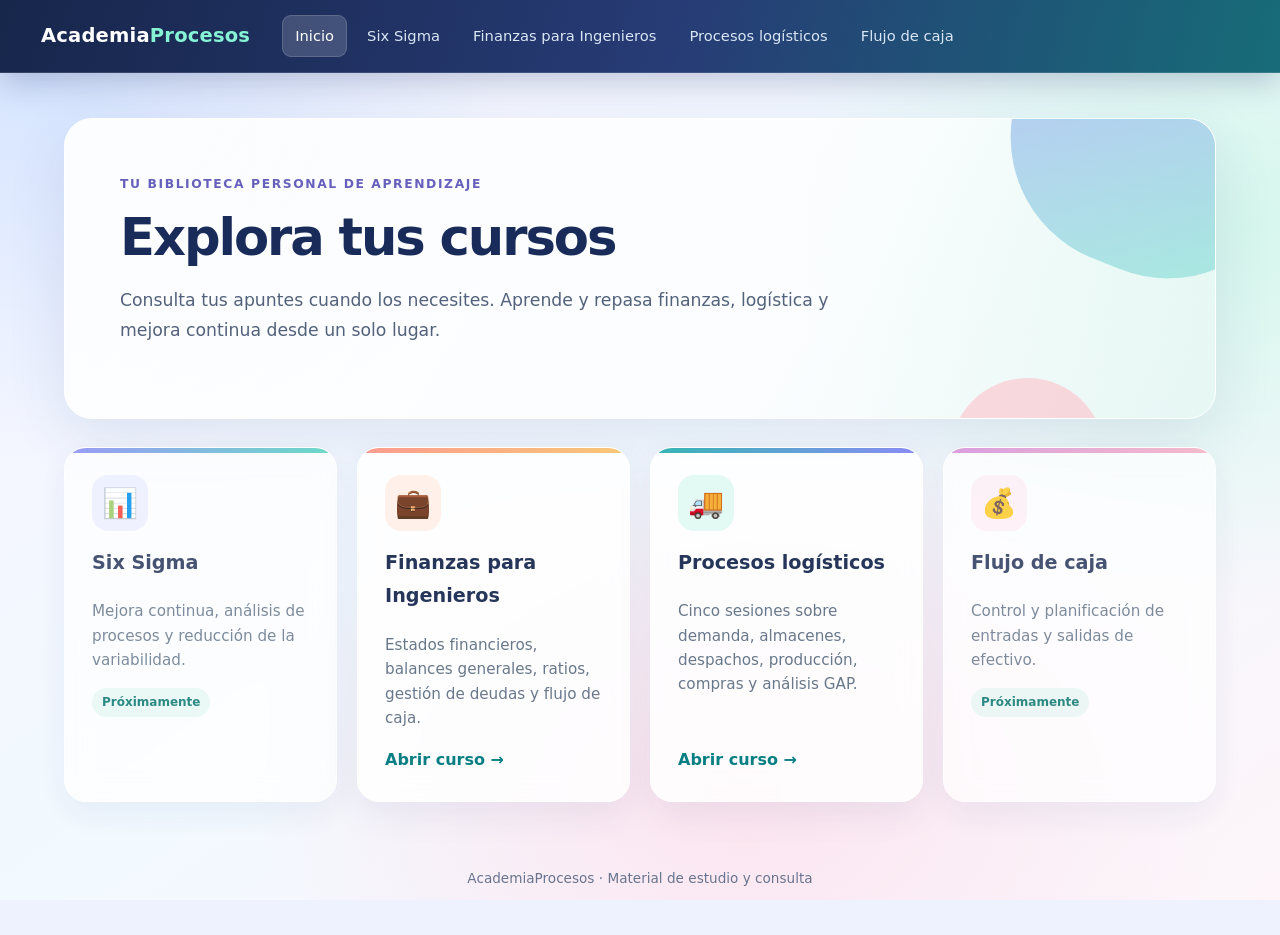
<file: index.html>
<!doctype html>
<html lang="es">
<head>
  <meta charset="utf-8">
  <meta name="viewport" content="width=device-width, initial-scale=1">
  <meta name="description" content="Biblioteca personal de cursos de procesos, logística y finanzas.">
  <title>AcademiaProcesos | Mis cursos</title>
  <link rel="stylesheet" href="estilos.css">
</head>
<body>
  <header class="top">
    <div class="top-inner">
      <a class="brand" href="index.html">Academia<span>Procesos</span></a>
      <nav class="nav" aria-label="Navegación de cursos">
        <a class="active" href="index.html" aria-current="page">Inicio</a>
        <a href="#six-sigma">Six Sigma</a>
        <a href="finanzas-para-ingenieros.html">Finanzas para Ingenieros</a>
        <a href="procesos-logisticos.html">Procesos logísticos</a>
        <a href="#flujo-caja">Flujo de caja</a>
      </nav>
    </div>
  </header>

  <main class="shell">
    <section class="hero">
      <div class="eyebrow">Tu biblioteca personal de aprendizaje</div>
      <h1>Explora tus cursos</h1>
      <p>Consulta tus apuntes cuando los necesites. Aprende y repasa
         finanzas, logística y mejora continua desde un solo lugar.</p>
    </section>

    <section class="cards" aria-label="Catálogo de cursos">
      <article id="six-sigma" class="course disabled">
        <span class="symbol" aria-hidden="true">📊</span>
        <h2>Six Sigma</h2>
        <p>Mejora continua, análisis de procesos y reducción de la variabilidad.</p>
        <span class="tag">Próximamente</span>
      </article>

      <a id="financieros" class="course enabled" href="finanzas-para-ingenieros.html">
        <span class="symbol" aria-hidden="true">💼</span>
        <h2>Finanzas para Ingenieros</h2>
        <p>Estados financieros, balances generales, ratios, gestión de deudas y flujo de caja.</p>
        <span class="go">Abrir curso →</span>
      </a>

      <a id="logisticos" class="course enabled" href="procesos-logisticos.html">
        <span class="symbol" aria-hidden="true">🚚</span>
        <h2>Procesos logísticos</h2>
        <p>Cinco sesiones sobre demanda, almacenes, despachos, producción, compras y análisis GAP.</p>
        <span class="go">Abrir curso →</span>
      </a>

      <article id="flujo-caja" class="course disabled">
        <span class="symbol" aria-hidden="true">💰</span>
        <h2>Flujo de caja</h2>
        <p>Control y planificación de entradas y salidas de efectivo.</p>
        <span class="tag">Próximamente</span>
      </article>
    </section>
  </main>

  <footer class="footer">AcademiaProcesos · Material de estudio y consulta</footer>
</body>
</html>
</file>
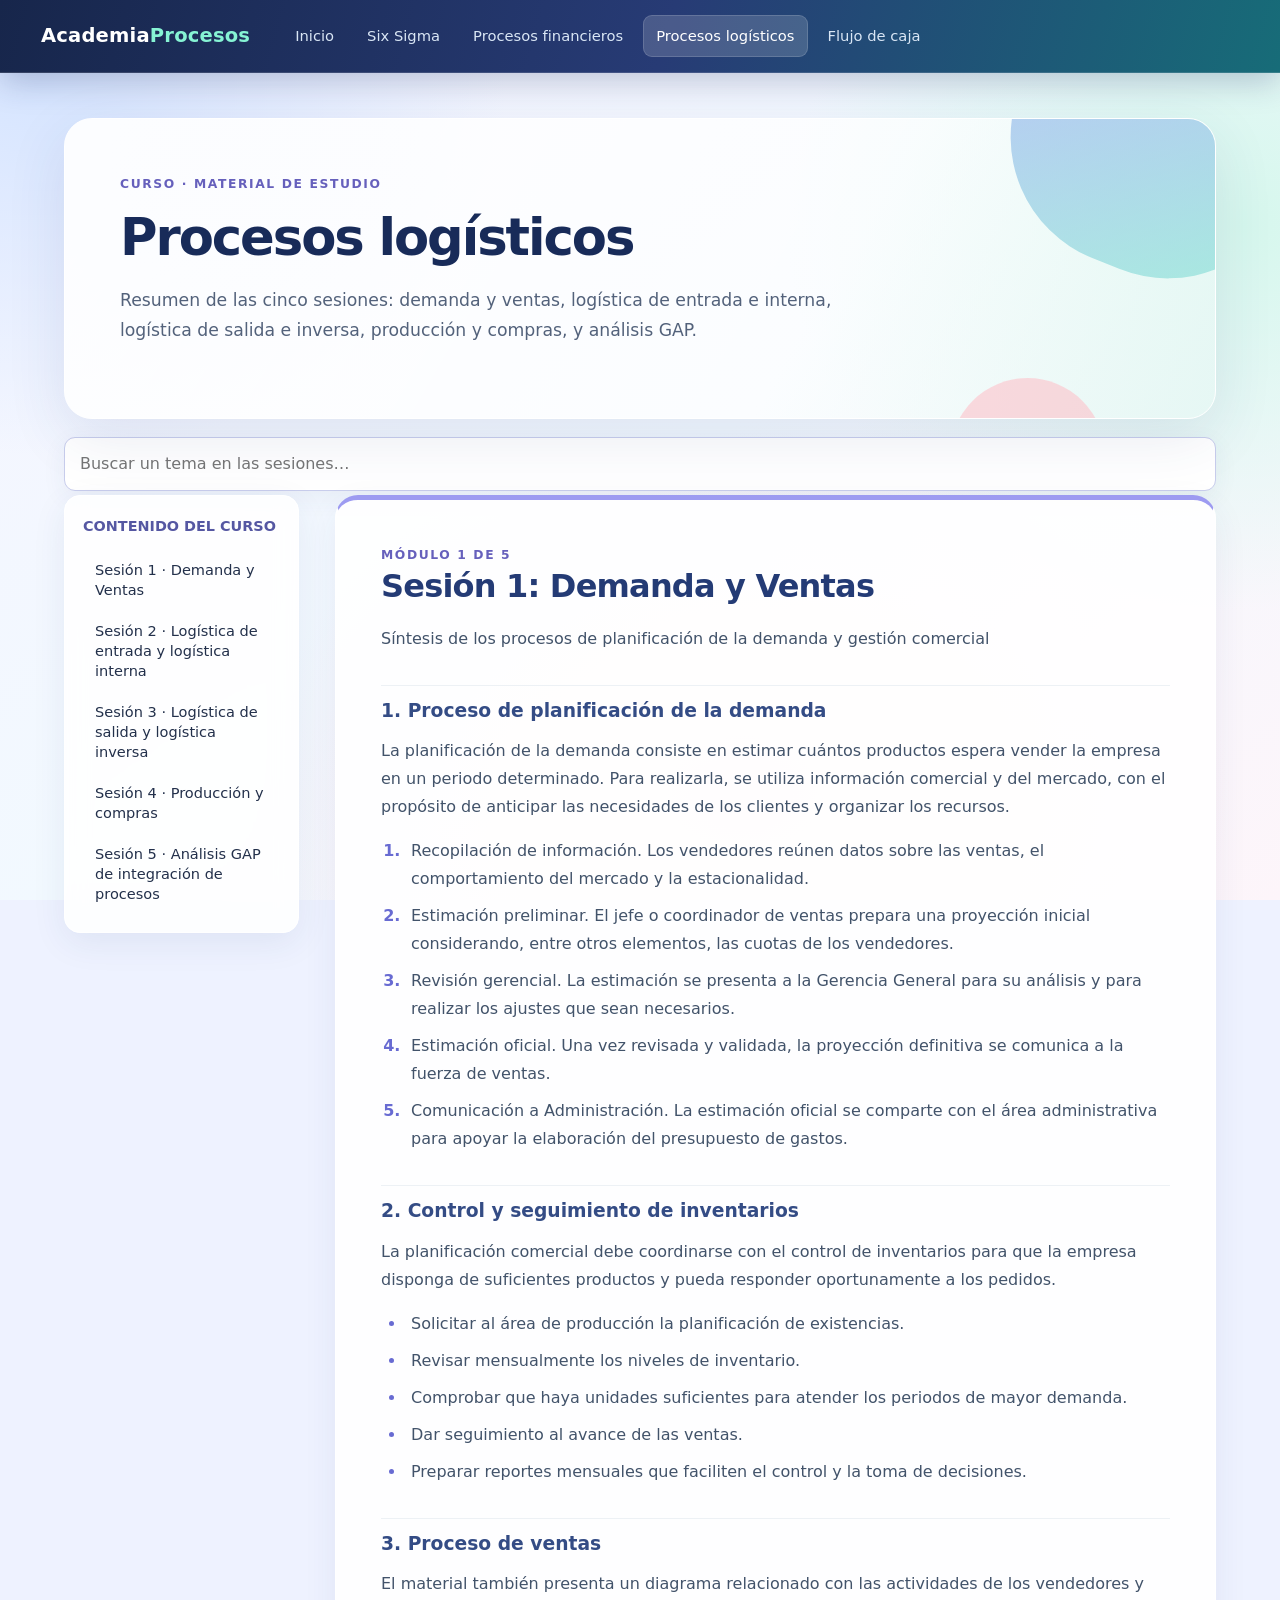
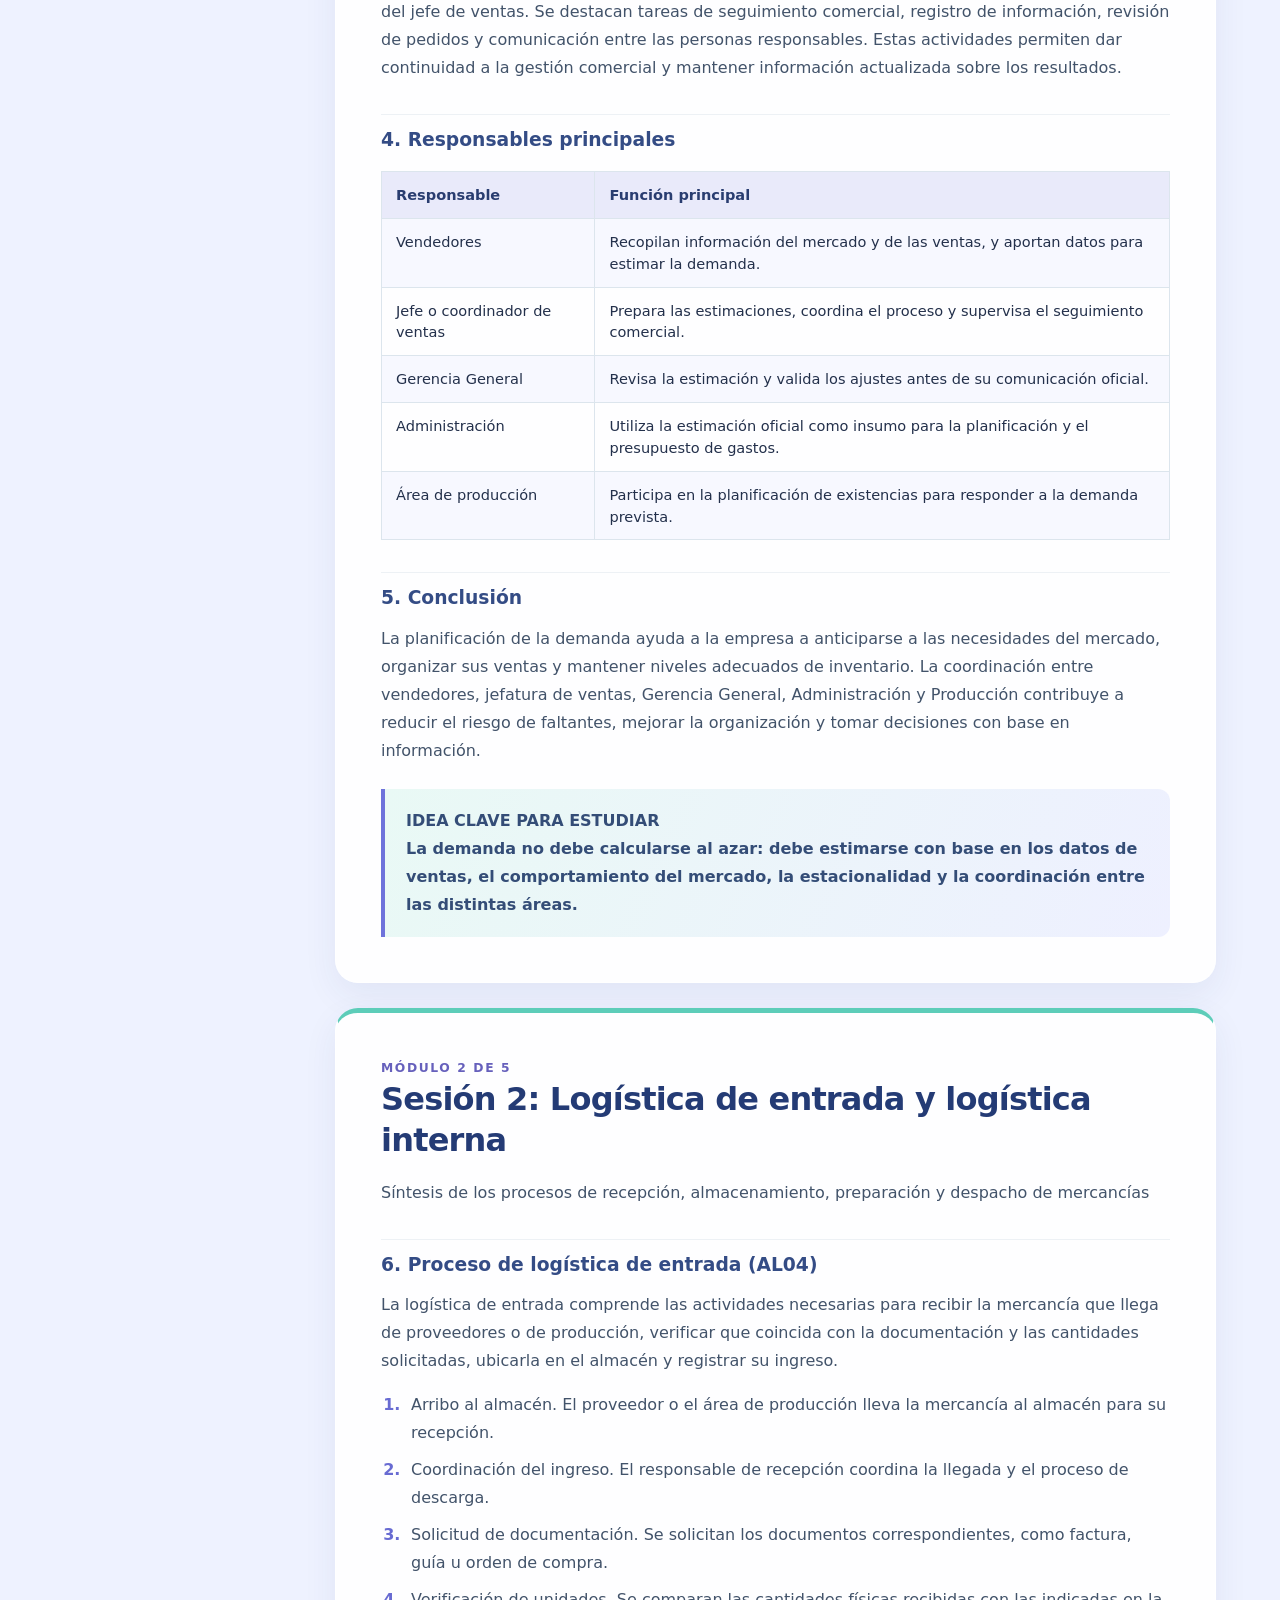
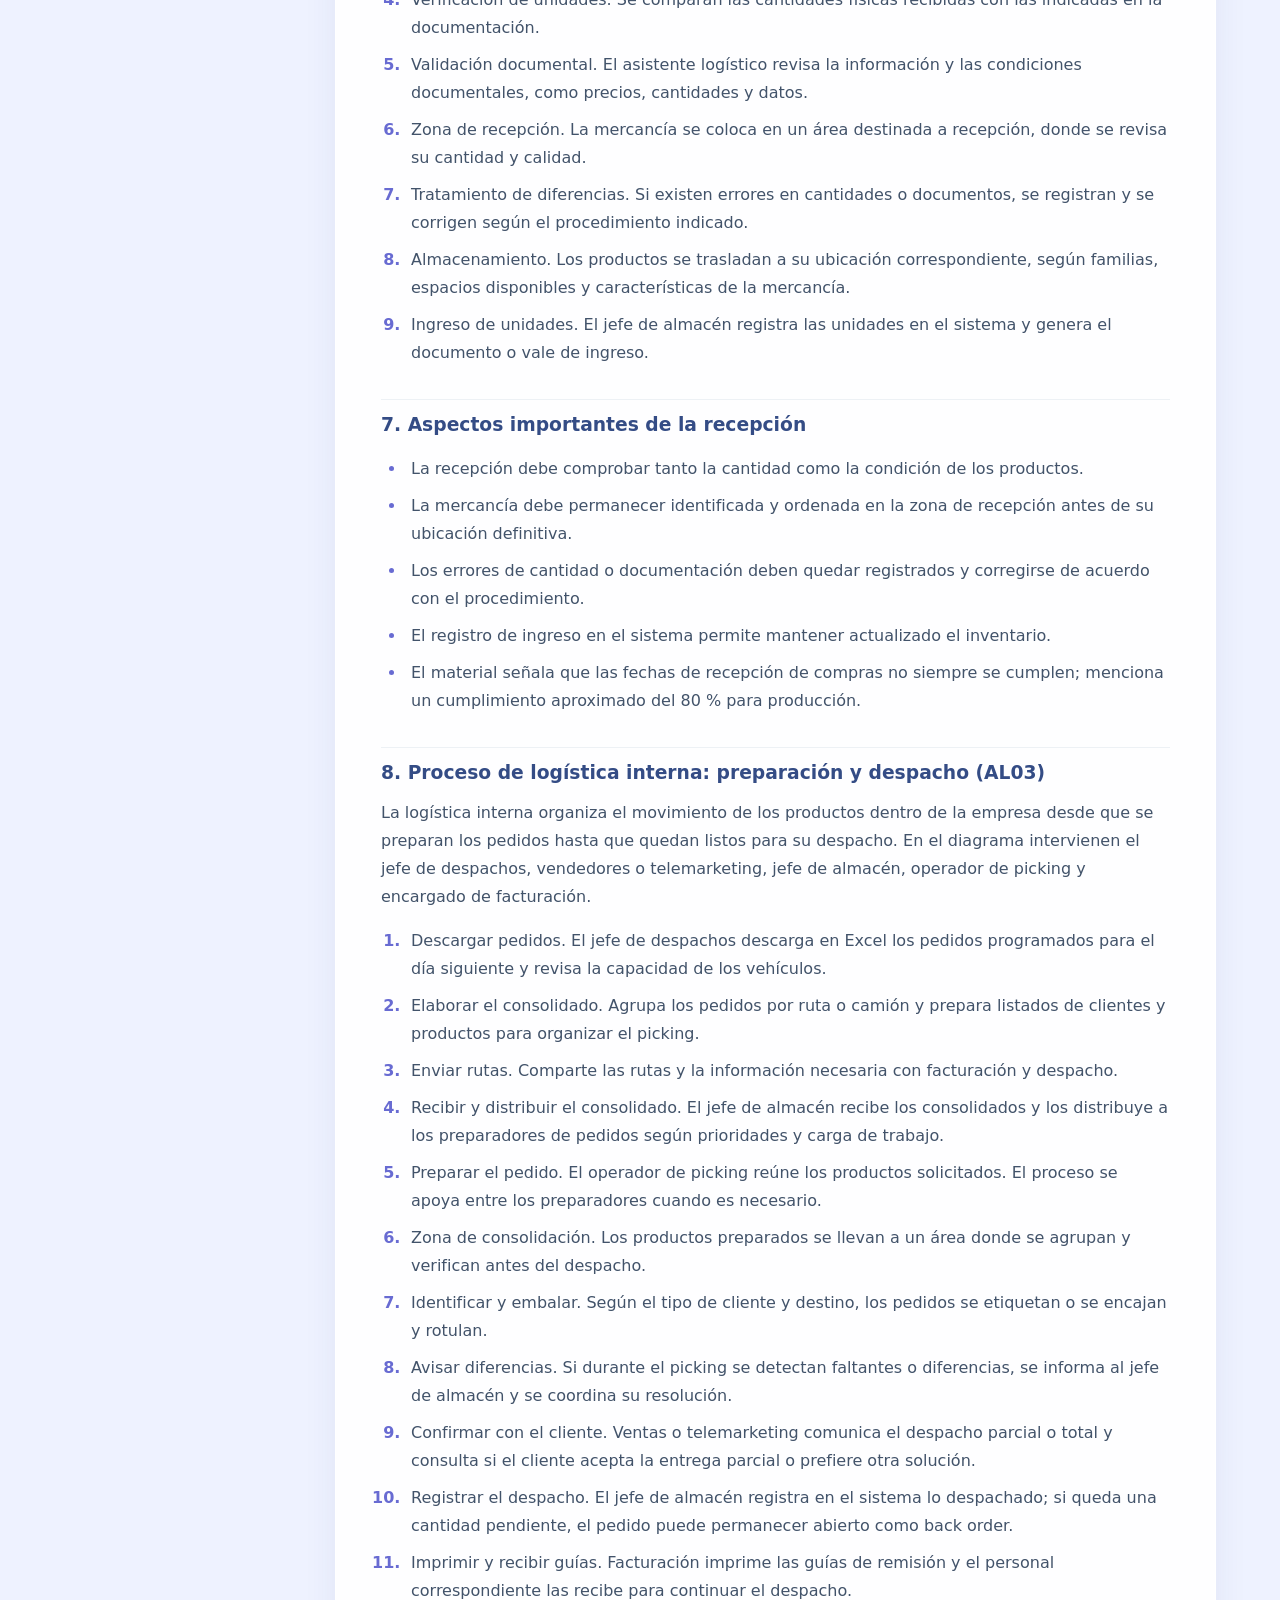
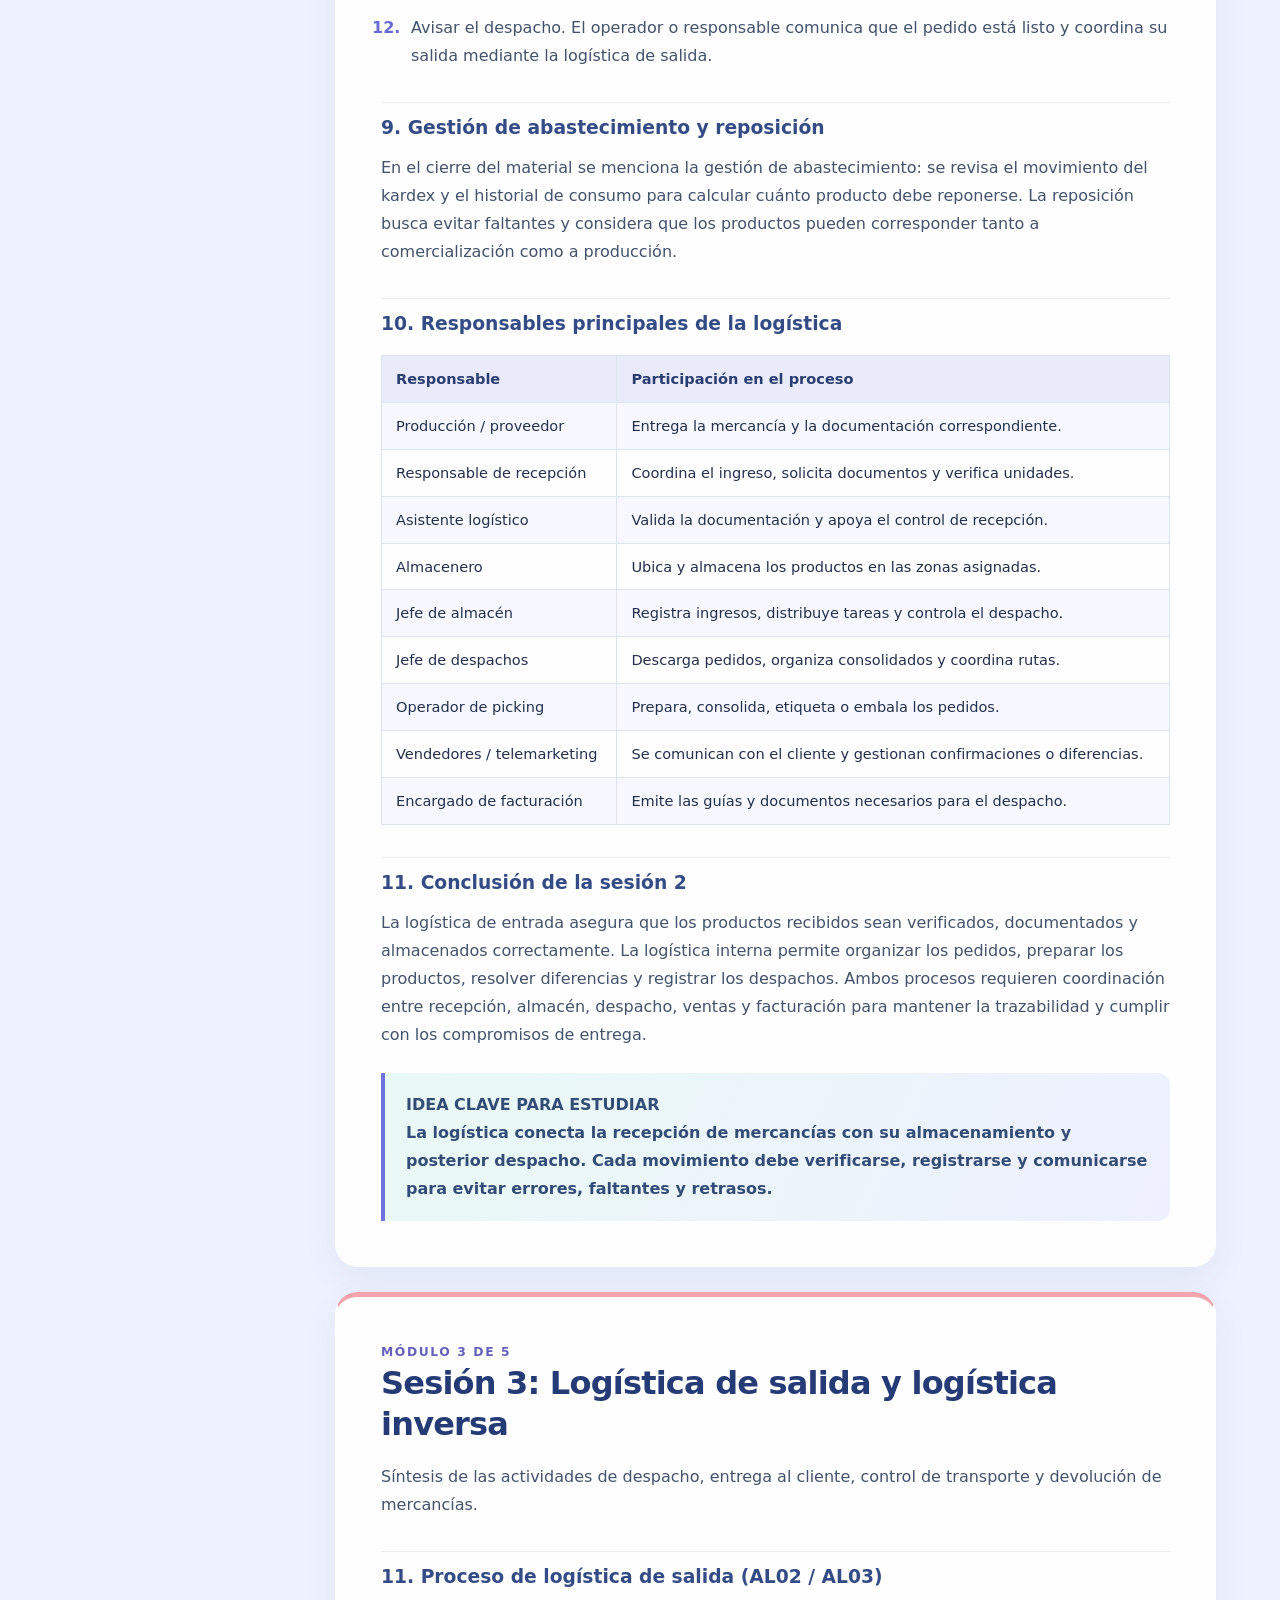
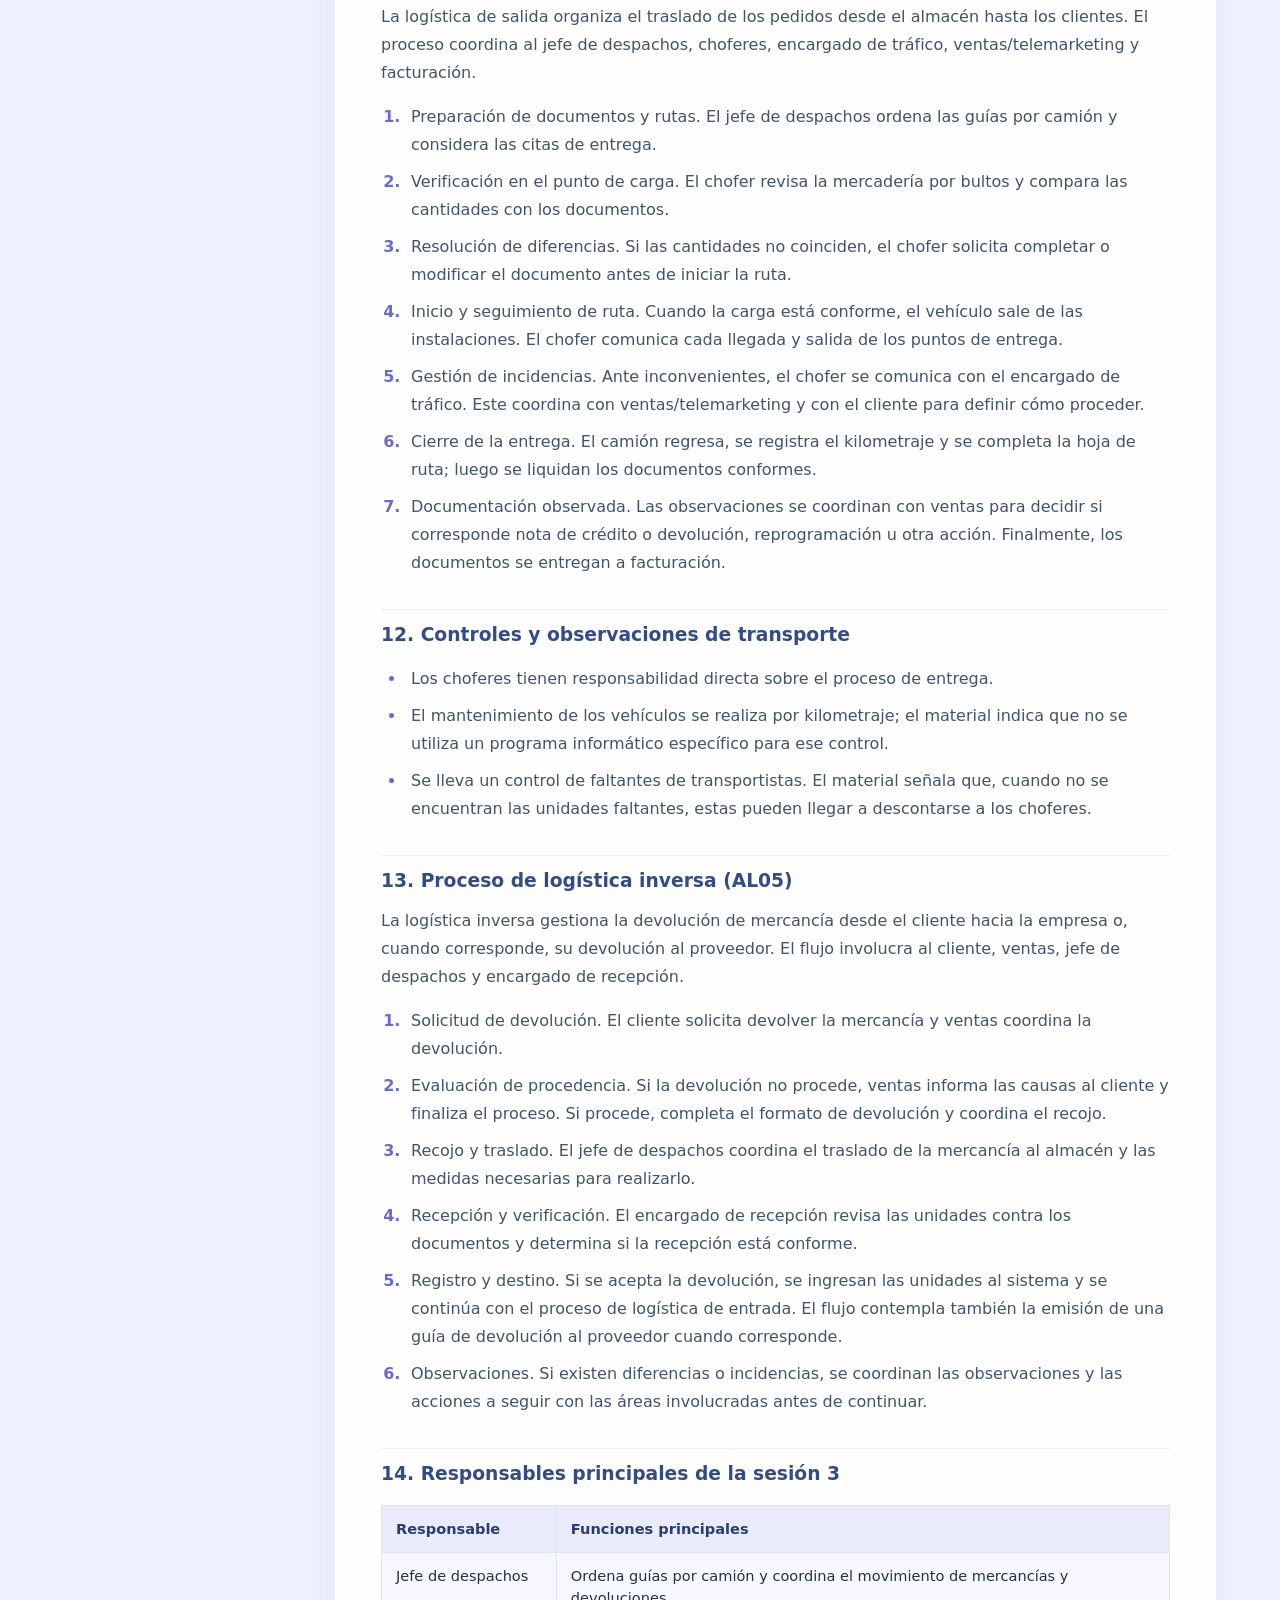
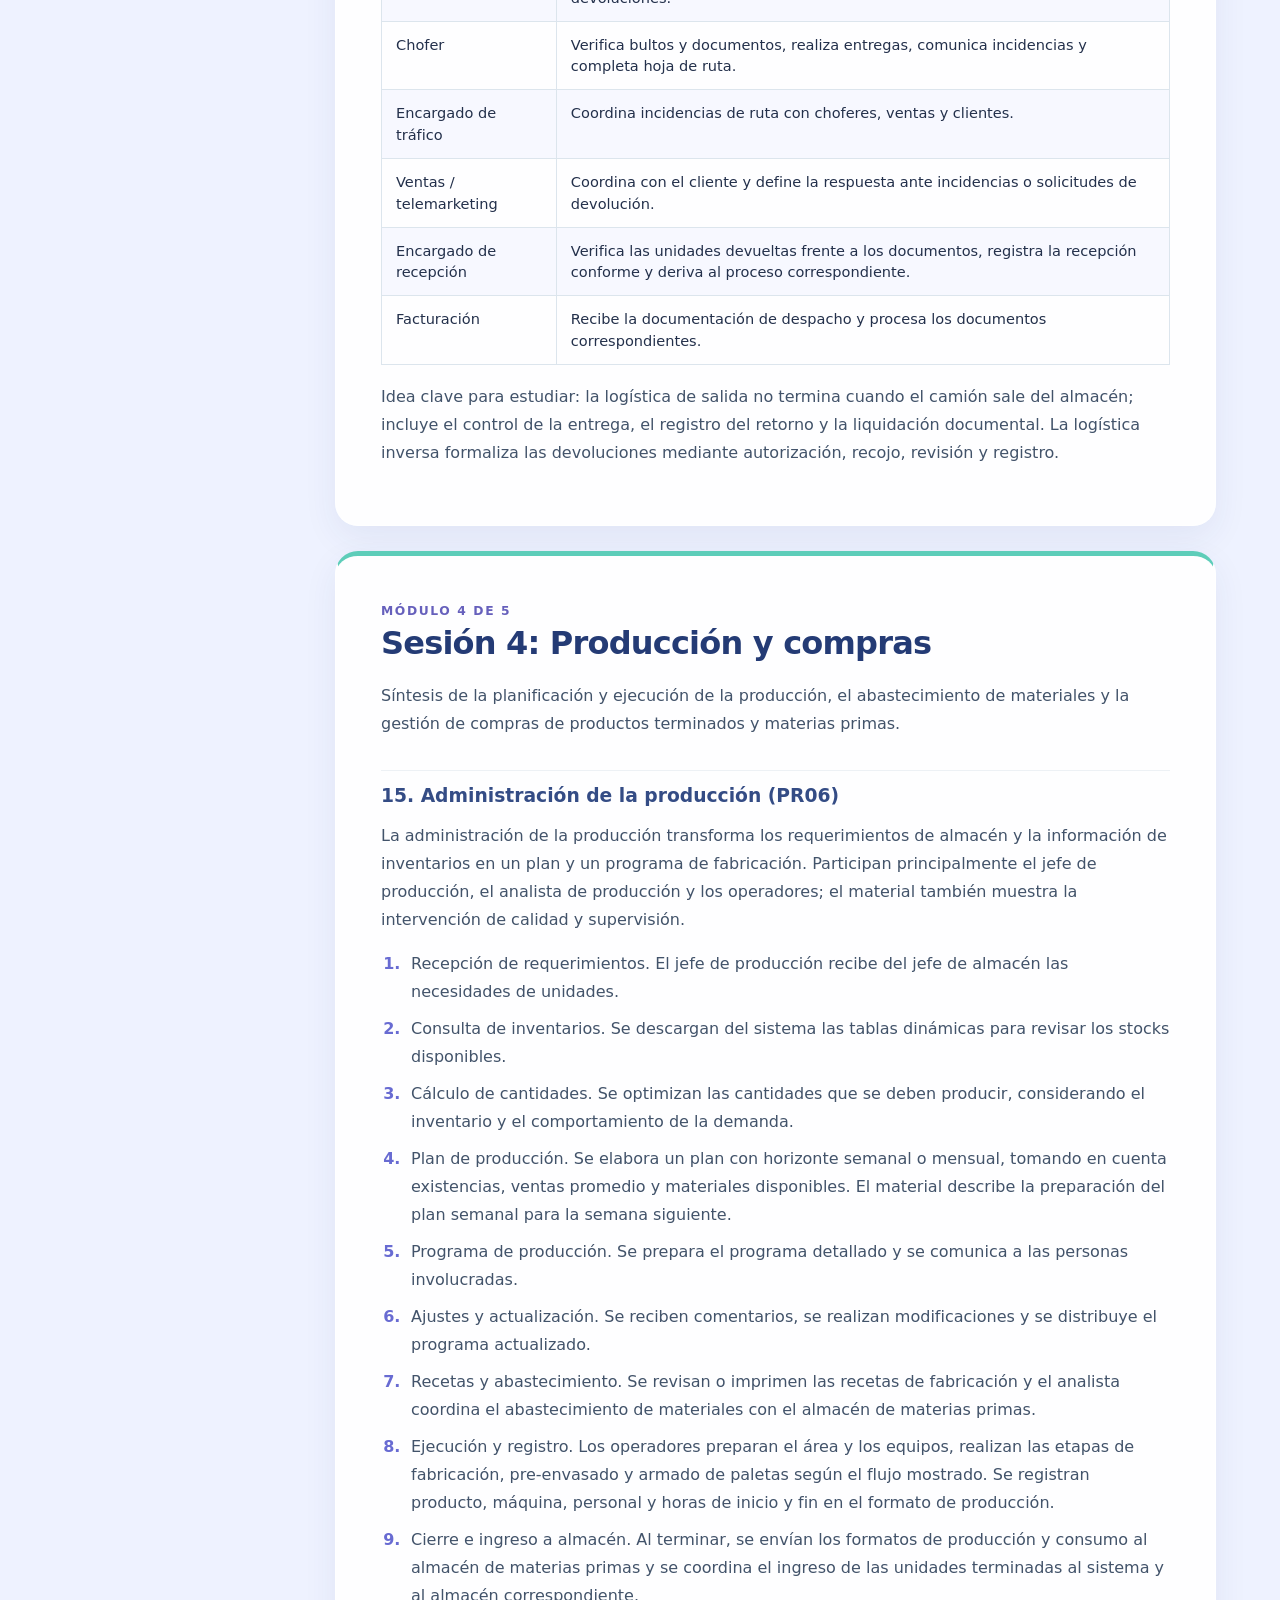
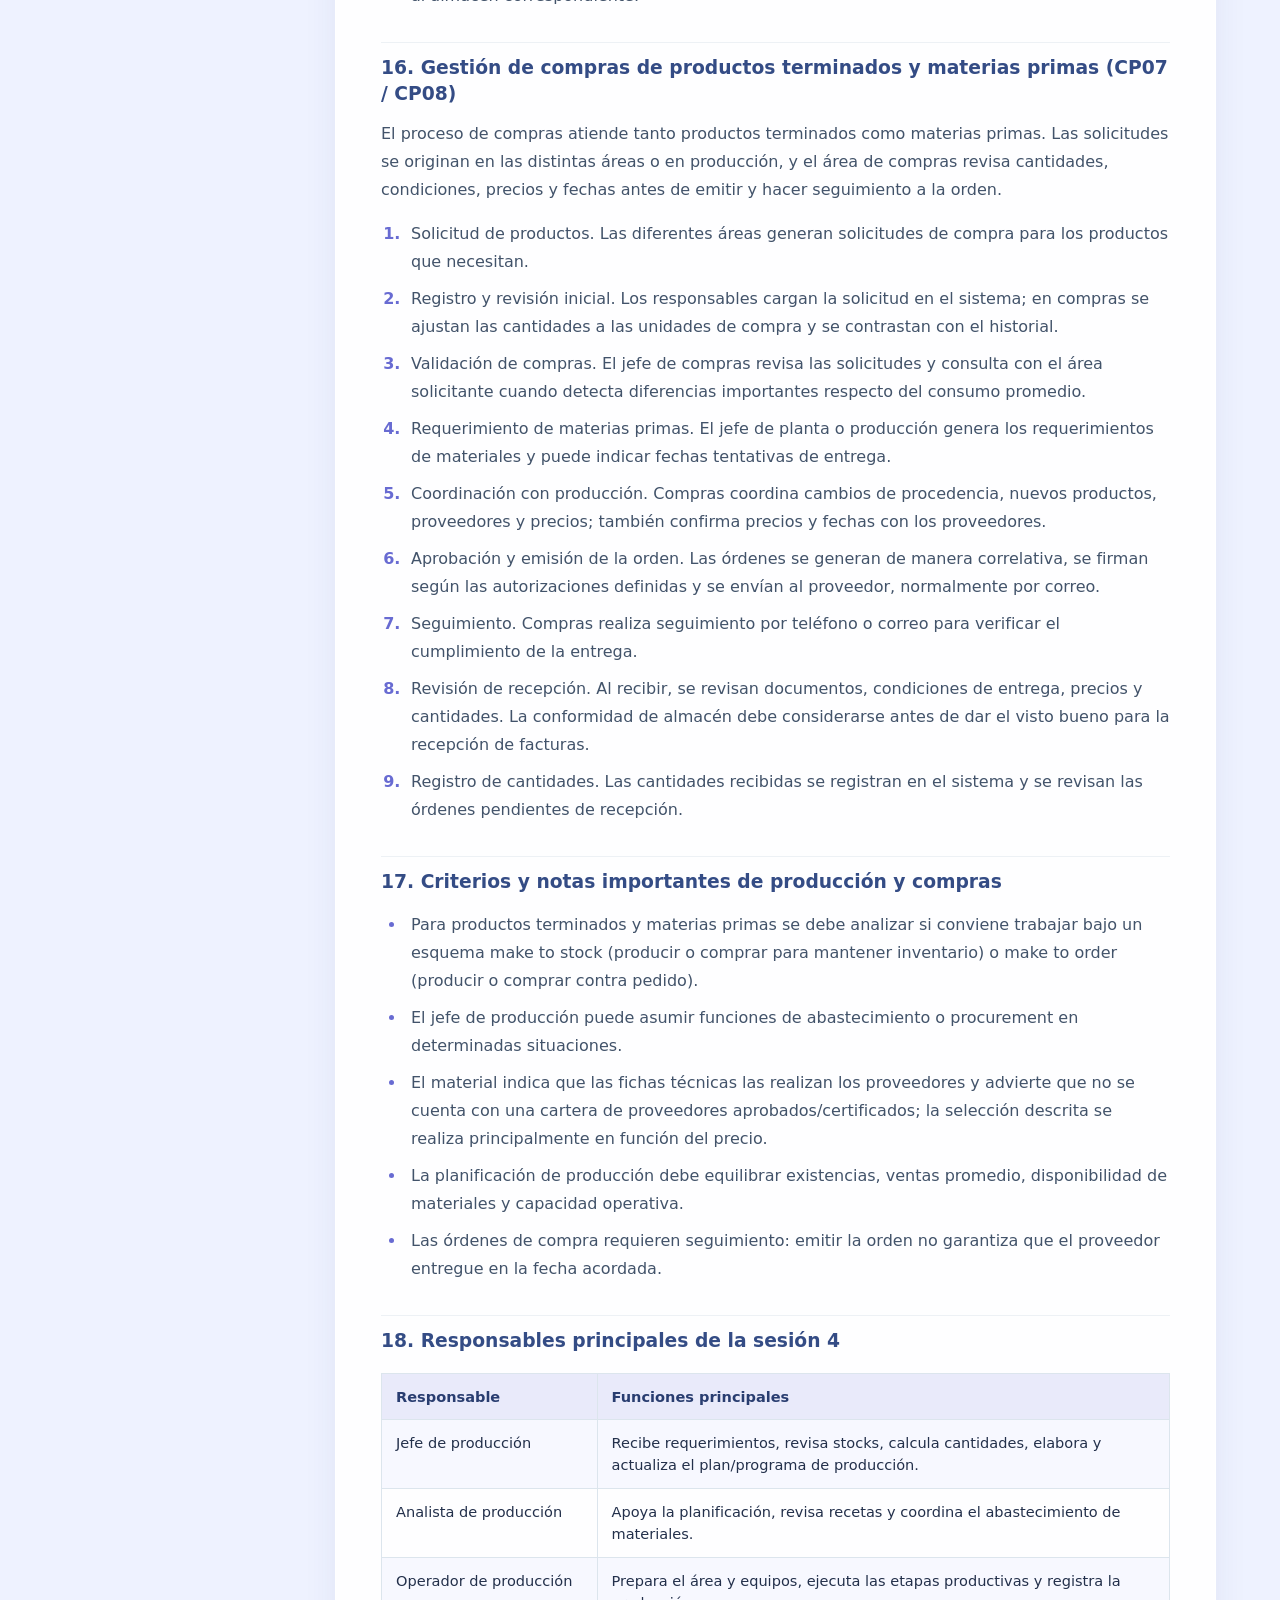
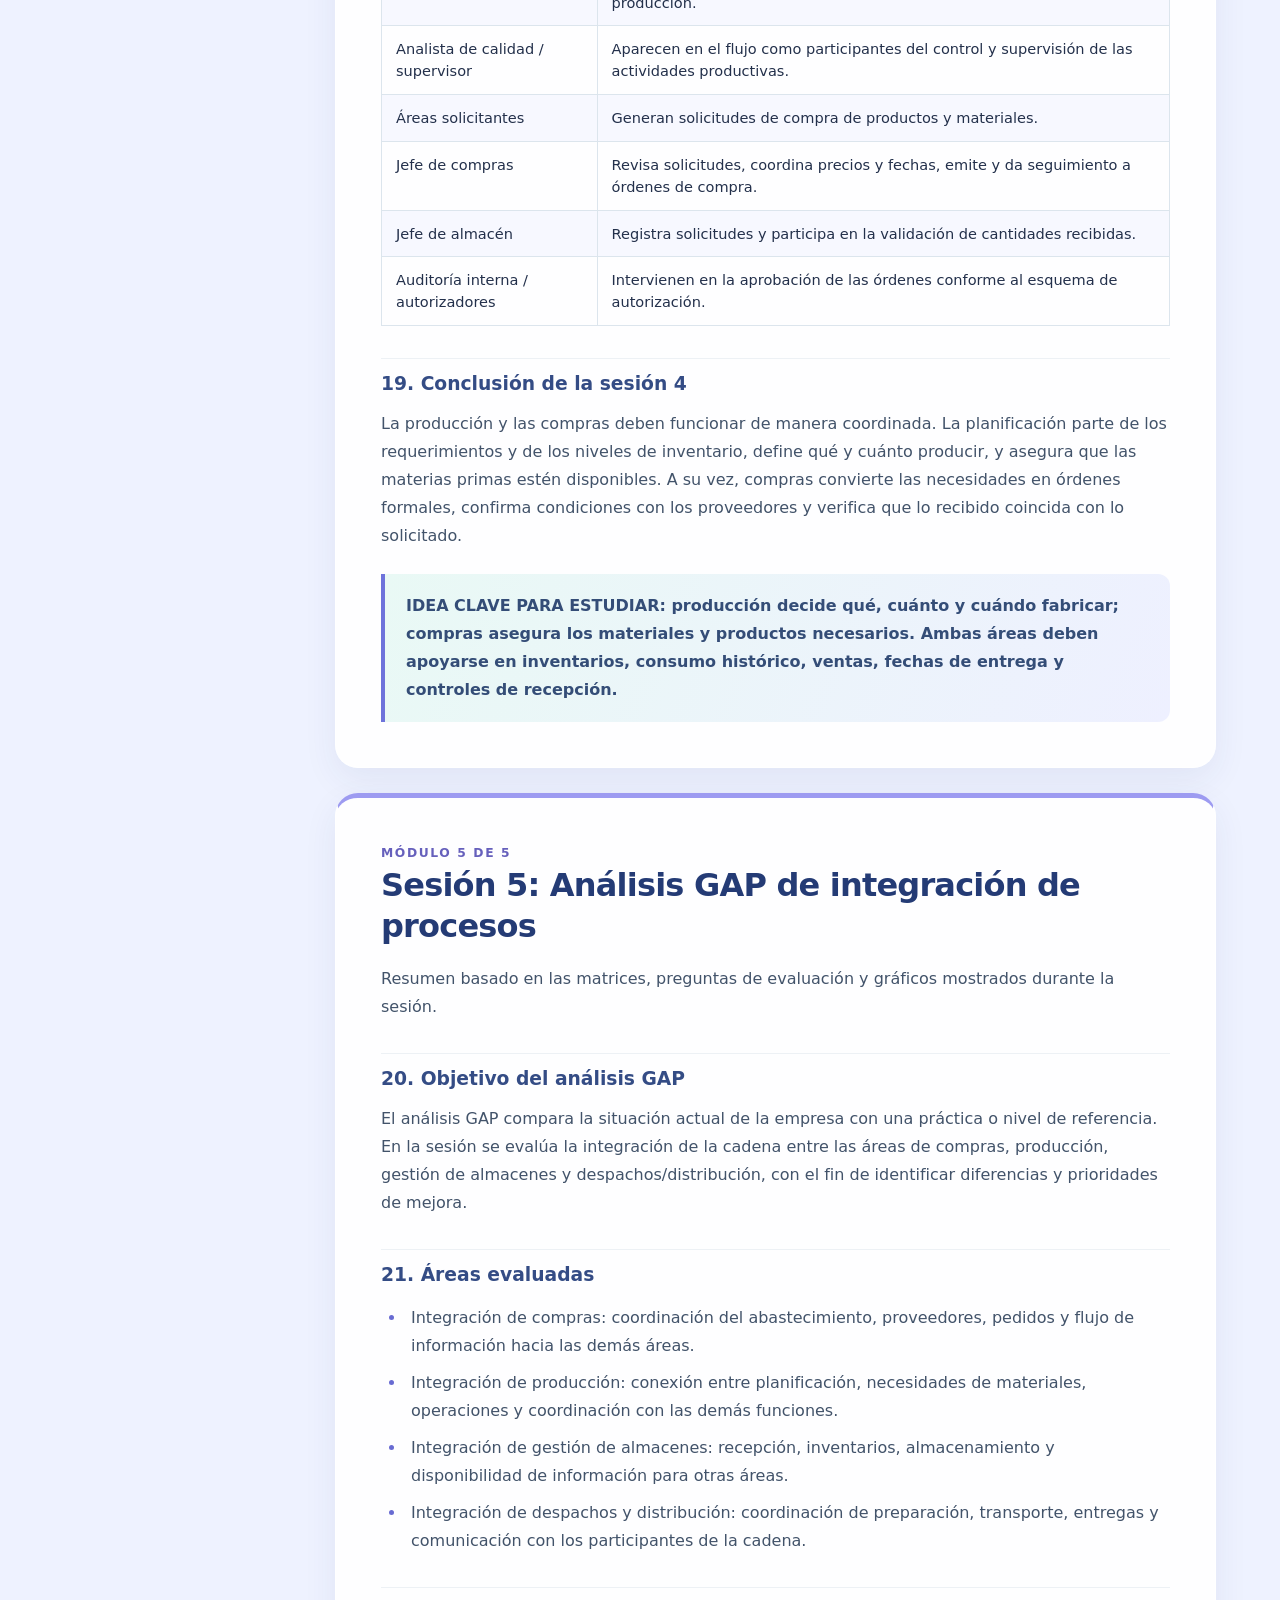
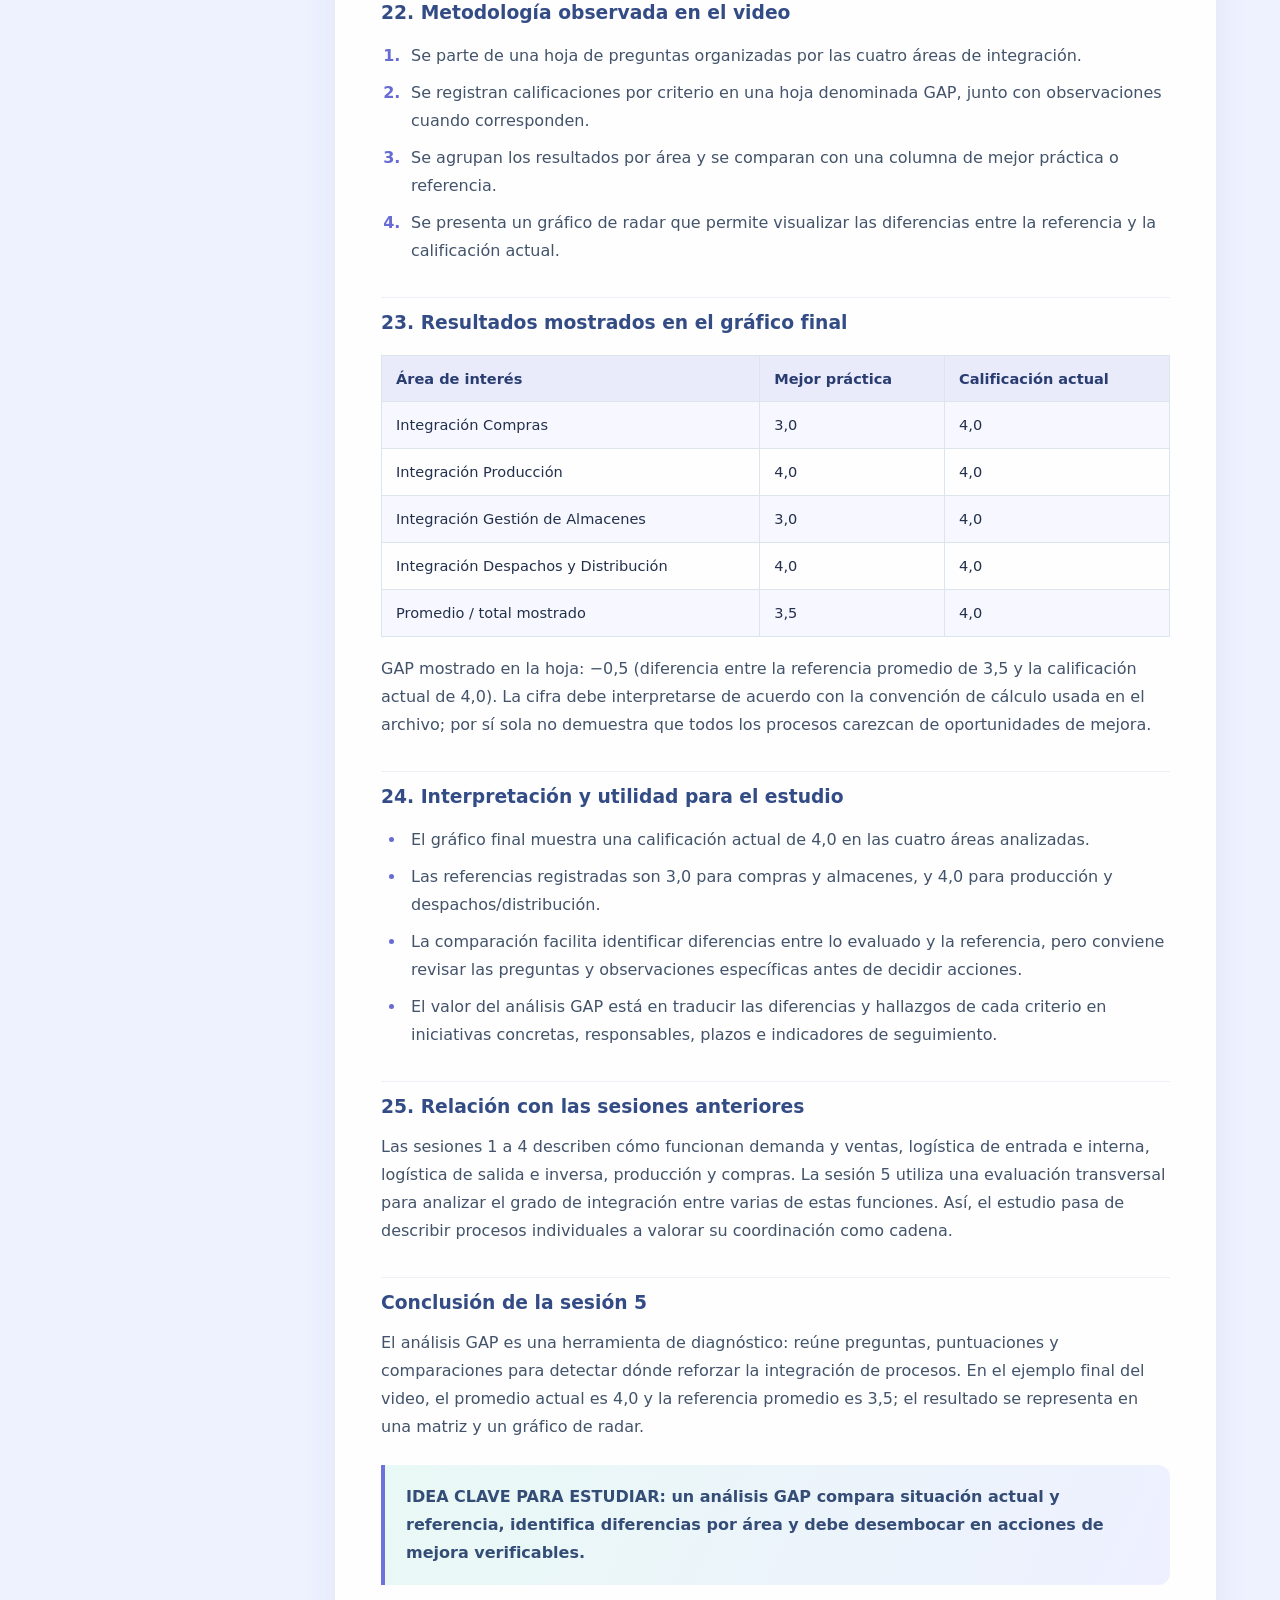
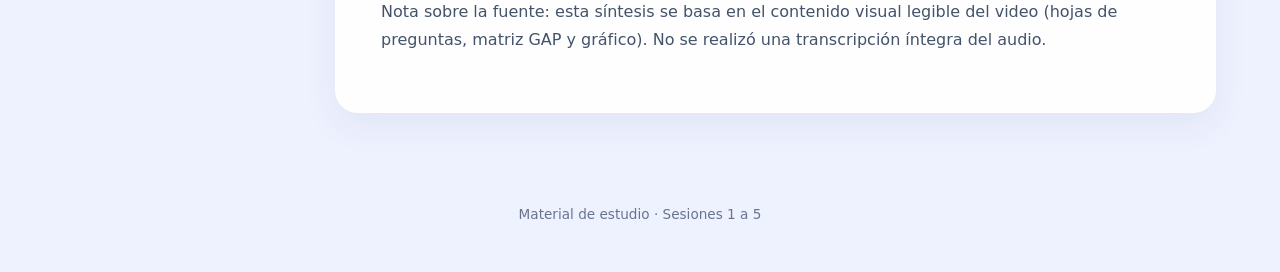
<file: procesos-logisticos.html>
<!doctype html><html lang="es"><head><meta charset="utf-8"><meta name="viewport" content="width=device-width,initial-scale=1"><link rel="stylesheet" href="estilos.css"><title>Procesos logísticos | Academia de procesos</title><meta name="description" content="Resumen completo de cinco sesiones de procesos logísticos"></head><body><header class="top"><div class="top-inner"><a class="brand" href="index.html">Academia<span>Procesos</span></a><nav class="nav" aria-label="Cursos"><a href="index.html">Inicio</a><a href="index.html#six-sigma">Six Sigma</a><a href="index.html#financieros">Procesos financieros</a><a class="active" href="procesos-logisticos.html">Procesos logísticos</a><a href="index.html#flujo-caja">Flujo de caja</a></nav></div></header><main class="shell"><div class="hero"><div class="eyebrow">Curso · Material de estudio</div><h1>Procesos logísticos</h1><p>Resumen de las cinco sesiones: demanda y ventas, logística de entrada e interna, logística de salida e inversa, producción y compras, y análisis GAP.</p></div><input class="search" id="search" type="search" placeholder="Buscar un tema en las sesiones…" aria-label="Buscar contenido"><div class="layout"><aside class="sidebar"><h3>CONTENIDO DEL CURSO</h3><div class="links"><a href="#sesion-1">Sesión 1 · Demanda y Ventas</a><a href="#sesion-2">Sesión 2 · Logística de entrada y logística interna</a><a href="#sesion-3">Sesión 3 · Logística de salida y logística inversa</a><a href="#sesion-4">Sesión 4 · Producción y compras</a><a href="#sesion-5">Sesión 5 · Análisis GAP de integración de procesos</a></div></aside><div class="main" id="sessions"><section class="session" id="sesion-1"><div class="eyebrow">Módulo 1 de 5</div><h2 class="session-title">Sesión 1: Demanda y Ventas</h2><p>Síntesis de los procesos de planificación de la demanda y gestión comercial</p><h2>1. Proceso de planificación de la demanda</h2><p>La planificación de la demanda consiste en estimar cuántos productos espera vender la empresa en un periodo determinado. Para realizarla, se utiliza información comercial y del mercado, con el propósito de anticipar las necesidades de los clientes y organizar los recursos.</p><ol><li>Recopilación de información. Los vendedores reúnen datos sobre las ventas, el comportamiento del mercado y la estacionalidad.</li><li>Estimación preliminar. El jefe o coordinador de ventas prepara una proyección inicial considerando, entre otros elementos, las cuotas de los vendedores.</li><li>Revisión gerencial. La estimación se presenta a la Gerencia General para su análisis y para realizar los ajustes que sean necesarios.</li><li>Estimación oficial. Una vez revisada y validada, la proyección definitiva se comunica a la fuerza de ventas.</li><li>Comunicación a Administración. La estimación oficial se comparte con el área administrativa para apoyar la elaboración del presupuesto de gastos.</li></ol><h2>2. Control y seguimiento de inventarios</h2><p>La planificación comercial debe coordinarse con el control de inventarios para que la empresa disponga de suficientes productos y pueda responder oportunamente a los pedidos.</p><ul><li>Solicitar al área de producción la planificación de existencias.</li><li>Revisar mensualmente los niveles de inventario.</li><li>Comprobar que haya unidades suficientes para atender los periodos de mayor demanda.</li><li>Dar seguimiento al avance de las ventas.</li><li>Preparar reportes mensuales que faciliten el control y la toma de decisiones.</li></ul><h2>3. Proceso de ventas</h2><p>El material también presenta un diagrama relacionado con las actividades de los vendedores y del jefe de ventas. Se destacan tareas de seguimiento comercial, registro de información, revisión de pedidos y comunicación entre las personas responsables. Estas actividades permiten dar continuidad a la gestión comercial y mantener información actualizada sobre los resultados.</p><h2>4. Responsables principales</h2><div class="table-wrap"><table><tr><th>Responsable</th><th>Función principal</th></tr><tr><td>Vendedores</td><td>Recopilan información del mercado y de las ventas, y aportan datos para estimar la demanda.</td></tr><tr><td>Jefe o coordinador de ventas</td><td>Prepara las estimaciones, coordina el proceso y supervisa el seguimiento comercial.</td></tr><tr><td>Gerencia General</td><td>Revisa la estimación y valida los ajustes antes de su comunicación oficial.</td></tr><tr><td>Administración</td><td>Utiliza la estimación oficial como insumo para la planificación y el presupuesto de gastos.</td></tr><tr><td>Área de producción</td><td>Participa en la planificación de existencias para responder a la demanda prevista.</td></tr></table></div><h2>5. Conclusión</h2><p>La planificación de la demanda ayuda a la empresa a anticiparse a las necesidades del mercado, organizar sus ventas y mantener niveles adecuados de inventario. La coordinación entre vendedores, jefatura de ventas, Gerencia General, Administración y Producción contribuye a reducir el riesgo de faltantes, mejorar la organización y tomar decisiones con base en información.</p><aside class="idea">IDEA CLAVE PARA ESTUDIAR<br>La demanda no debe calcularse al azar: debe estimarse con base en los datos de ventas, el comportamiento del mercado, la estacionalidad y la coordinación entre las distintas áreas.</aside></section><section class="session" id="sesion-2"><div class="eyebrow">Módulo 2 de 5</div><h2 class="session-title">Sesión 2: Logística de entrada y logística interna</h2><p>Síntesis de los procesos de recepción, almacenamiento, preparación y despacho de mercancías</p><h2>6. Proceso de logística de entrada (AL04)</h2><p>La logística de entrada comprende las actividades necesarias para recibir la mercancía que llega de proveedores o de producción, verificar que coincida con la documentación y las cantidades solicitadas, ubicarla en el almacén y registrar su ingreso.</p><ol><li>Arribo al almacén. El proveedor o el área de producción lleva la mercancía al almacén para su recepción.</li><li>Coordinación del ingreso. El responsable de recepción coordina la llegada y el proceso de descarga.</li><li>Solicitud de documentación. Se solicitan los documentos correspondientes, como factura, guía u orden de compra.</li><li>Verificación de unidades. Se comparan las cantidades físicas recibidas con las indicadas en la documentación.</li><li>Validación documental. El asistente logístico revisa la información y las condiciones documentales, como precios, cantidades y datos.</li><li>Zona de recepción. La mercancía se coloca en un área destinada a recepción, donde se revisa su cantidad y calidad.</li><li>Tratamiento de diferencias. Si existen errores en cantidades o documentos, se registran y se corrigen según el procedimiento indicado.</li><li>Almacenamiento. Los productos se trasladan a su ubicación correspondiente, según familias, espacios disponibles y características de la mercancía.</li><li>Ingreso de unidades. El jefe de almacén registra las unidades en el sistema y genera el documento o vale de ingreso.</li></ol><h2>7. Aspectos importantes de la recepción</h2><ul><li>La recepción debe comprobar tanto la cantidad como la condición de los productos.</li><li>La mercancía debe permanecer identificada y ordenada en la zona de recepción antes de su ubicación definitiva.</li><li>Los errores de cantidad o documentación deben quedar registrados y corregirse de acuerdo con el procedimiento.</li><li>El registro de ingreso en el sistema permite mantener actualizado el inventario.</li><li>El material señala que las fechas de recepción de compras no siempre se cumplen; menciona un cumplimiento aproximado del 80 % para producción.</li></ul><h2>8. Proceso de logística interna: preparación y despacho (AL03)</h2><p>La logística interna organiza el movimiento de los productos dentro de la empresa desde que se preparan los pedidos hasta que quedan listos para su despacho. En el diagrama intervienen el jefe de despachos, vendedores o telemarketing, jefe de almacén, operador de picking y encargado de facturación.</p><ol><li>Descargar pedidos. El jefe de despachos descarga en Excel los pedidos programados para el día siguiente y revisa la capacidad de los vehículos.</li><li>Elaborar el consolidado. Agrupa los pedidos por ruta o camión y prepara listados de clientes y productos para organizar el picking.</li><li>Enviar rutas. Comparte las rutas y la información necesaria con facturación y despacho.</li><li>Recibir y distribuir el consolidado. El jefe de almacén recibe los consolidados y los distribuye a los preparadores de pedidos según prioridades y carga de trabajo.</li><li>Preparar el pedido. El operador de picking reúne los productos solicitados. El proceso se apoya entre los preparadores cuando es necesario.</li><li>Zona de consolidación. Los productos preparados se llevan a un área donde se agrupan y verifican antes del despacho.</li><li>Identificar y embalar. Según el tipo de cliente y destino, los pedidos se etiquetan o se encajan y rotulan.</li><li>Avisar diferencias. Si durante el picking se detectan faltantes o diferencias, se informa al jefe de almacén y se coordina su resolución.</li><li>Confirmar con el cliente. Ventas o telemarketing comunica el despacho parcial o total y consulta si el cliente acepta la entrega parcial o prefiere otra solución.</li><li>Registrar el despacho. El jefe de almacén registra en el sistema lo despachado; si queda una cantidad pendiente, el pedido puede permanecer abierto como back order.</li><li>Imprimir y recibir guías. Facturación imprime las guías de remisión y el personal correspondiente las recibe para continuar el despacho.</li><li>Avisar el despacho. El operador o responsable comunica que el pedido está listo y coordina su salida mediante la logística de salida.</li></ol><h2>9. Gestión de abastecimiento y reposición</h2><p>En el cierre del material se menciona la gestión de abastecimiento: se revisa el movimiento del kardex y el historial de consumo para calcular cuánto producto debe reponerse. La reposición busca evitar faltantes y considera que los productos pueden corresponder tanto a comercialización como a producción.</p><h2>10. Responsables principales de la logística</h2><div class="table-wrap"><table><tr><th>Responsable</th><th>Participación en el proceso</th></tr><tr><td>Producción / proveedor</td><td>Entrega la mercancía y la documentación correspondiente.</td></tr><tr><td>Responsable de recepción</td><td>Coordina el ingreso, solicita documentos y verifica unidades.</td></tr><tr><td>Asistente logístico</td><td>Valida la documentación y apoya el control de recepción.</td></tr><tr><td>Almacenero</td><td>Ubica y almacena los productos en las zonas asignadas.</td></tr><tr><td>Jefe de almacén</td><td>Registra ingresos, distribuye tareas y controla el despacho.</td></tr><tr><td>Jefe de despachos</td><td>Descarga pedidos, organiza consolidados y coordina rutas.</td></tr><tr><td>Operador de picking</td><td>Prepara, consolida, etiqueta o embala los pedidos.</td></tr><tr><td>Vendedores / telemarketing</td><td>Se comunican con el cliente y gestionan confirmaciones o diferencias.</td></tr><tr><td>Encargado de facturación</td><td>Emite las guías y documentos necesarios para el despacho.</td></tr></table></div><h2>11. Conclusión de la sesión 2</h2><p>La logística de entrada asegura que los productos recibidos sean verificados, documentados y almacenados correctamente. La logística interna permite organizar los pedidos, preparar los productos, resolver diferencias y registrar los despachos. Ambos procesos requieren coordinación entre recepción, almacén, despacho, ventas y facturación para mantener la trazabilidad y cumplir con los compromisos de entrega.</p><aside class="idea">IDEA CLAVE PARA ESTUDIAR<br>La logística conecta la recepción de mercancías con su almacenamiento y posterior despacho. Cada movimiento debe verificarse, registrarse y comunicarse para evitar errores, faltantes y retrasos.</aside></section><section class="session" id="sesion-3"><div class="eyebrow">Módulo 3 de 5</div><h2 class="session-title">Sesión 3: Logística de salida y logística inversa</h2><p>Síntesis de las actividades de despacho, entrega al cliente, control de transporte y devolución de mercancías.</p><h2>11. Proceso de logística de salida (AL02 / AL03)</h2><p>La logística de salida organiza el traslado de los pedidos desde el almacén hasta los clientes. El proceso coordina al jefe de despachos, choferes, encargado de tráfico, ventas/telemarketing y facturación.</p><ol><li>Preparación de documentos y rutas. El jefe de despachos ordena las guías por camión y considera las citas de entrega.</li><li>Verificación en el punto de carga. El chofer revisa la mercadería por bultos y compara las cantidades con los documentos.</li><li>Resolución de diferencias. Si las cantidades no coinciden, el chofer solicita completar o modificar el documento antes de iniciar la ruta.</li><li>Inicio y seguimiento de ruta. Cuando la carga está conforme, el vehículo sale de las instalaciones. El chofer comunica cada llegada y salida de los puntos de entrega.</li><li>Gestión de incidencias. Ante inconvenientes, el chofer se comunica con el encargado de tráfico. Este coordina con ventas/telemarketing y con el cliente para definir cómo proceder.</li><li>Cierre de la entrega. El camión regresa, se registra el kilometraje y se completa la hoja de ruta; luego se liquidan los documentos conformes.</li><li>Documentación observada. Las observaciones se coordinan con ventas para decidir si corresponde nota de crédito o devolución, reprogramación u otra acción. Finalmente, los documentos se entregan a facturación.</li></ol><h2>12. Controles y observaciones de transporte</h2><ul><li>Los choferes tienen responsabilidad directa sobre el proceso de entrega.</li><li>El mantenimiento de los vehículos se realiza por kilometraje; el material indica que no se utiliza un programa informático específico para ese control.</li><li>Se lleva un control de faltantes de transportistas. El material señala que, cuando no se encuentran las unidades faltantes, estas pueden llegar a descontarse a los choferes.</li></ul><h2>13. Proceso de logística inversa (AL05)</h2><p>La logística inversa gestiona la devolución de mercancía desde el cliente hacia la empresa o, cuando corresponde, su devolución al proveedor. El flujo involucra al cliente, ventas, jefe de despachos y encargado de recepción.</p><ol><li>Solicitud de devolución. El cliente solicita devolver la mercancía y ventas coordina la devolución.</li><li>Evaluación de procedencia. Si la devolución no procede, ventas informa las causas al cliente y finaliza el proceso. Si procede, completa el formato de devolución y coordina el recojo.</li><li>Recojo y traslado. El jefe de despachos coordina el traslado de la mercancía al almacén y las medidas necesarias para realizarlo.</li><li>Recepción y verificación. El encargado de recepción revisa las unidades contra los documentos y determina si la recepción está conforme.</li><li>Registro y destino. Si se acepta la devolución, se ingresan las unidades al sistema y se continúa con el proceso de logística de entrada. El flujo contempla también la emisión de una guía de devolución al proveedor cuando corresponde.</li><li>Observaciones. Si existen diferencias o incidencias, se coordinan las observaciones y las acciones a seguir con las áreas involucradas antes de continuar.</li></ol><h2>14. Responsables principales de la sesión 3</h2><div class="table-wrap"><table><tr><th>Responsable</th><th>Funciones principales</th></tr><tr><td>Jefe de despachos</td><td>Ordena guías por camión y coordina el movimiento de mercancías y devoluciones.</td></tr><tr><td>Chofer</td><td>Verifica bultos y documentos, realiza entregas, comunica incidencias y completa hoja de ruta.</td></tr><tr><td>Encargado de tráfico</td><td>Coordina incidencias de ruta con choferes, ventas y clientes.</td></tr><tr><td>Ventas / telemarketing</td><td>Coordina con el cliente y define la respuesta ante incidencias o solicitudes de devolución.</td></tr><tr><td>Encargado de recepción</td><td>Verifica las unidades devueltas frente a los documentos, registra la recepción conforme y deriva al proceso correspondiente.</td></tr><tr><td>Facturación</td><td>Recibe la documentación de despacho y procesa los documentos correspondientes.</td></tr></table></div><p>Idea clave para estudiar: la logística de salida no termina cuando el camión sale del almacén; incluye el control de la entrega, el registro del retorno y la liquidación documental. La logística inversa formaliza las devoluciones mediante autorización, recojo, revisión y registro.</p></section><section class="session" id="sesion-4"><div class="eyebrow">Módulo 4 de 5</div><h2 class="session-title">Sesión 4: Producción y compras</h2><p>Síntesis de la planificación y ejecución de la producción, el abastecimiento de materiales y la gestión de compras de productos terminados y materias primas.</p><h2>15. Administración de la producción (PR06)</h2><p>La administración de la producción transforma los requerimientos de almacén y la información de inventarios en un plan y un programa de fabricación. Participan principalmente el jefe de producción, el analista de producción y los operadores; el material también muestra la intervención de calidad y supervisión.</p><ol><li>Recepción de requerimientos. El jefe de producción recibe del jefe de almacén las necesidades de unidades.</li><li>Consulta de inventarios. Se descargan del sistema las tablas dinámicas para revisar los stocks disponibles.</li><li>Cálculo de cantidades. Se optimizan las cantidades que se deben producir, considerando el inventario y el comportamiento de la demanda.</li><li>Plan de producción. Se elabora un plan con horizonte semanal o mensual, tomando en cuenta existencias, ventas promedio y materiales disponibles. El material describe la preparación del plan semanal para la semana siguiente.</li><li>Programa de producción. Se prepara el programa detallado y se comunica a las personas involucradas.</li><li>Ajustes y actualización. Se reciben comentarios, se realizan modificaciones y se distribuye el programa actualizado.</li><li>Recetas y abastecimiento. Se revisan o imprimen las recetas de fabricación y el analista coordina el abastecimiento de materiales con el almacén de materias primas.</li><li>Ejecución y registro. Los operadores preparan el área y los equipos, realizan las etapas de fabricación, pre-envasado y armado de paletas según el flujo mostrado. Se registran producto, máquina, personal y horas de inicio y fin en el formato de producción.</li><li>Cierre e ingreso a almacén. Al terminar, se envían los formatos de producción y consumo al almacén de materias primas y se coordina el ingreso de las unidades terminadas al sistema y al almacén correspondiente.</li></ol><h2>16. Gestión de compras de productos terminados y materias primas (CP07 / CP08)</h2><p>El proceso de compras atiende tanto productos terminados como materias primas. Las solicitudes se originan en las distintas áreas o en producción, y el área de compras revisa cantidades, condiciones, precios y fechas antes de emitir y hacer seguimiento a la orden.</p><ol><li>Solicitud de productos. Las diferentes áreas generan solicitudes de compra para los productos que necesitan.</li><li>Registro y revisión inicial. Los responsables cargan la solicitud en el sistema; en compras se ajustan las cantidades a las unidades de compra y se contrastan con el historial.</li><li>Validación de compras. El jefe de compras revisa las solicitudes y consulta con el área solicitante cuando detecta diferencias importantes respecto del consumo promedio.</li><li>Requerimiento de materias primas. El jefe de planta o producción genera los requerimientos de materiales y puede indicar fechas tentativas de entrega.</li><li>Coordinación con producción. Compras coordina cambios de procedencia, nuevos productos, proveedores y precios; también confirma precios y fechas con los proveedores.</li><li>Aprobación y emisión de la orden. Las órdenes se generan de manera correlativa, se firman según las autorizaciones definidas y se envían al proveedor, normalmente por correo.</li><li>Seguimiento. Compras realiza seguimiento por teléfono o correo para verificar el cumplimiento de la entrega.</li><li>Revisión de recepción. Al recibir, se revisan documentos, condiciones de entrega, precios y cantidades. La conformidad de almacén debe considerarse antes de dar el visto bueno para la recepción de facturas.</li><li>Registro de cantidades. Las cantidades recibidas se registran en el sistema y se revisan las órdenes pendientes de recepción.</li></ol><h2>17. Criterios y notas importantes de producción y compras</h2><ul><li>Para productos terminados y materias primas se debe analizar si conviene trabajar bajo un esquema make to stock (producir o comprar para mantener inventario) o make to order (producir o comprar contra pedido).</li><li>El jefe de producción puede asumir funciones de abastecimiento o procurement en determinadas situaciones.</li><li>El material indica que las fichas técnicas las realizan los proveedores y advierte que no se cuenta con una cartera de proveedores aprobados/certificados; la selección descrita se realiza principalmente en función del precio.</li><li>La planificación de producción debe equilibrar existencias, ventas promedio, disponibilidad de materiales y capacidad operativa.</li><li>Las órdenes de compra requieren seguimiento: emitir la orden no garantiza que el proveedor entregue en la fecha acordada.</li></ul><h2>18. Responsables principales de la sesión 4</h2><div class="table-wrap"><table><tr><th>Responsable</th><th>Funciones principales</th></tr><tr><td>Jefe de producción</td><td>Recibe requerimientos, revisa stocks, calcula cantidades, elabora y actualiza el plan/programa de producción.</td></tr><tr><td>Analista de producción</td><td>Apoya la planificación, revisa recetas y coordina el abastecimiento de materiales.</td></tr><tr><td>Operador de producción</td><td>Prepara el área y equipos, ejecuta las etapas productivas y registra la producción.</td></tr><tr><td>Analista de calidad / supervisor</td><td>Aparecen en el flujo como participantes del control y supervisión de las actividades productivas.</td></tr><tr><td>Áreas solicitantes</td><td>Generan solicitudes de compra de productos y materiales.</td></tr><tr><td>Jefe de compras</td><td>Revisa solicitudes, coordina precios y fechas, emite y da seguimiento a órdenes de compra.</td></tr><tr><td>Jefe de almacén</td><td>Registra solicitudes y participa en la validación de cantidades recibidas.</td></tr><tr><td>Auditoría interna / autorizadores</td><td>Intervienen en la aprobación de las órdenes conforme al esquema de autorización.</td></tr></table></div><h2>19. Conclusión de la sesión 4</h2><p>La producción y las compras deben funcionar de manera coordinada. La planificación parte de los requerimientos y de los niveles de inventario, define qué y cuánto producir, y asegura que las materias primas estén disponibles. A su vez, compras convierte las necesidades en órdenes formales, confirma condiciones con los proveedores y verifica que lo recibido coincida con lo solicitado.</p><aside class="idea">IDEA CLAVE PARA ESTUDIAR: producción decide qué, cuánto y cuándo fabricar; compras asegura los materiales y productos necesarios. Ambas áreas deben apoyarse en inventarios, consumo histórico, ventas, fechas de entrega y controles de recepción.</aside></section><section class="session" id="sesion-5"><div class="eyebrow">Módulo 5 de 5</div><h2 class="session-title">Sesión 5: Análisis GAP de integración de procesos</h2><p>Resumen basado en las matrices, preguntas de evaluación y gráficos mostrados durante la sesión.</p><h2>20. Objetivo del análisis GAP</h2><p>El análisis GAP compara la situación actual de la empresa con una práctica o nivel de referencia. En la sesión se evalúa la integración de la cadena entre las áreas de compras, producción, gestión de almacenes y despachos/distribución, con el fin de identificar diferencias y prioridades de mejora.</p><h2>21. Áreas evaluadas</h2><ul><li>Integración de compras: coordinación del abastecimiento, proveedores, pedidos y flujo de información hacia las demás áreas.</li><li>Integración de producción: conexión entre planificación, necesidades de materiales, operaciones y coordinación con las demás funciones.</li><li>Integración de gestión de almacenes: recepción, inventarios, almacenamiento y disponibilidad de información para otras áreas.</li><li>Integración de despachos y distribución: coordinación de preparación, transporte, entregas y comunicación con los participantes de la cadena.</li></ul><h2>22. Metodología observada en el video</h2><ol><li>Se parte de una hoja de preguntas organizadas por las cuatro áreas de integración.</li><li>Se registran calificaciones por criterio en una hoja denominada GAP, junto con observaciones cuando corresponden.</li><li>Se agrupan los resultados por área y se comparan con una columna de mejor práctica o referencia.</li><li>Se presenta un gráfico de radar que permite visualizar las diferencias entre la referencia y la calificación actual.</li></ol><h2>23. Resultados mostrados en el gráfico final</h2><div class="table-wrap"><table><tr><th>Área de interés</th><th>Mejor práctica</th><th>Calificación actual</th></tr><tr><td>Integración Compras</td><td>3,0</td><td>4,0</td></tr><tr><td>Integración Producción</td><td>4,0</td><td>4,0</td></tr><tr><td>Integración Gestión de Almacenes</td><td>3,0</td><td>4,0</td></tr><tr><td>Integración Despachos y Distribución</td><td>4,0</td><td>4,0</td></tr><tr><td>Promedio / total mostrado</td><td>3,5</td><td>4,0</td></tr></table></div><p>GAP mostrado en la hoja: −0,5 (diferencia entre la referencia promedio de 3,5 y la calificación actual de 4,0). La cifra debe interpretarse de acuerdo con la convención de cálculo usada en el archivo; por sí sola no demuestra que todos los procesos carezcan de oportunidades de mejora.</p><h2>24. Interpretación y utilidad para el estudio</h2><ul><li>El gráfico final muestra una calificación actual de 4,0 en las cuatro áreas analizadas.</li><li>Las referencias registradas son 3,0 para compras y almacenes, y 4,0 para producción y despachos/distribución.</li><li>La comparación facilita identificar diferencias entre lo evaluado y la referencia, pero conviene revisar las preguntas y observaciones específicas antes de decidir acciones.</li><li>El valor del análisis GAP está en traducir las diferencias y hallazgos de cada criterio en iniciativas concretas, responsables, plazos e indicadores de seguimiento.</li></ul><h2>25. Relación con las sesiones anteriores</h2><p>Las sesiones 1 a 4 describen cómo funcionan demanda y ventas, logística de entrada e interna, logística de salida e inversa, producción y compras. La sesión 5 utiliza una evaluación transversal para analizar el grado de integración entre varias de estas funciones. Así, el estudio pasa de describir procesos individuales a valorar su coordinación como cadena.</p><h2>Conclusión de la sesión 5</h2><p>El análisis GAP es una herramienta de diagnóstico: reúne preguntas, puntuaciones y comparaciones para detectar dónde reforzar la integración de procesos. En el ejemplo final del video, el promedio actual es 4,0 y la referencia promedio es 3,5; el resultado se representa en una matriz y un gráfico de radar.</p><aside class="idea">IDEA CLAVE PARA ESTUDIAR: un análisis GAP compara situación actual y referencia, identifica diferencias por área y debe desembocar en acciones de mejora verificables.</aside><p>Nota sobre la fuente: esta síntesis se basa en el contenido visual legible del video (hojas de preguntas, matriz GAP y gráfico). No se realizó una transcripción íntegra del audio.</p></section><div class="no-results" id="empty">No se encontraron coincidencias. Prueba con otra palabra.</div></div></div></main><footer class="footer">Material de estudio · Sesiones 1 a 5</footer><script>const input=document.getElementById('search');const sections=[...document.querySelectorAll('.session')];input.addEventListener('input',()=>{const term=input.value.toLocaleLowerCase('es').trim();let count=0;sections.forEach(s=>{const match=s.textContent.toLocaleLowerCase('es').includes(term);s.hidden=!match;if(match)count++});document.getElementById('empty').style.display=count?'none':'block'});</script></body></html>
</file>
<file: estilos.css>
:root{font-family:Inter,ui-sans-serif,system-ui,-apple-system,"Segoe UI",sans-serif;color:#203047;background:#f5f7fb;font-synthesis:none}*{box-sizing:border-box}body{margin:0;line-height:1.75}a{color:inherit;text-decoration:none}.top{background:#102744;color:white;position:sticky;top:0;z-index:10;box-shadow:0 5px 24px #12243d22}.top-inner{max-width:1250px;margin:auto;display:flex;align-items:center;gap:32px;padding:15px 26px;flex-wrap:wrap}.brand{font-size:1.1rem;font-weight:800;letter-spacing:.01em}.brand span{color:#79d3c7}.nav{display:flex;gap:7px;flex-wrap:wrap}.nav a{padding:8px 13px;border-radius:9px;font-size:.92rem;color:#d9e6f5}.nav a:hover,.nav a.active{background:#25496b;color:white}.shell{max-width:1200px;margin:auto;padding:45px 24px}.eyebrow{color:#087e81;text-transform:uppercase;font-size:.77rem;font-weight:800;letter-spacing:.13em}.hero h1{font-size:clamp(2rem,4vw,3.35rem);line-height:1.18;letter-spacing:-.04em;margin:12px 0}.hero p{font-size:1.08rem;color:#59677a;max-width:740px}.cards{display:grid;grid-template-columns:repeat(auto-fit,minmax(230px,1fr));gap:20px;margin-top:38px}.course{background:white;border:1px solid #e2e8f0;border-radius:18px;padding:27px;box-shadow:0 10px 25px #12243d09;min-height:240px;display:flex;flex-direction:column}.course .symbol{font-size:1.8rem}.course h2{font-size:1.2rem;margin:15px 0 5px}.course p{color:#68788b;font-size:.95rem;line-height:1.6}.course .go{margin-top:auto;font-weight:750;color:#087e81}.course.enabled:hover{transform:translateY(-3px);box-shadow:0 16px 32px #12243d18}.course.disabled{opacity:.74}.tag{font-size:.75rem;background:#e9f8f5;color:#08766d;border-radius:30px;padding:4px 10px;font-weight:700;align-self:start}.layout{display:grid;grid-template-columns:235px minmax(0,1fr);gap:36px;align-items:start}.sidebar{position:sticky;top:94px;background:white;border:1px solid #e4eaf2;border-radius:16px;padding:18px}.sidebar h3{margin:0 0 10px;font-size:.9rem;color:#607089}.sidebar a{display:block;padding:11px 12px;border-radius:9px;font-size:.91rem;line-height:1.35}.sidebar a:hover{background:#eaf4f5;color:#087e81}.main{min-width:0}.session{background:white;border:1px solid #e4eaf2;border-radius:20px;padding:clamp(22px,4vw,45px);margin-bottom:25px;box-shadow:0 8px 26px #12243d08;scroll-margin-top:100px}.session h2.session-title{font-size:clamp(1.55rem,3vw,2rem);line-height:1.28;letter-spacing:-.025em;color:#112f4b;margin:0 0 18px}.session h2:not(.session-title){font-size:1.17rem;line-height:1.4;color:#153e60;margin:32px 0 12px;padding-top:12px;border-top:1px solid #edf1f5}.session p{color:#42536a;margin:13px 0}.session li{padding-left:5px;margin:9px 0;color:#42536a}.session li::marker{color:#0c8b8d;font-weight:700}.session ol,.session ul{padding-left:25px}.idea{background:#eaf7f5;border-left:4px solid #0a9890;padding:18px 21px;border-radius:0 12px 12px 0;margin-top:24px;color:#155f5d;font-weight:650}.table-wrap{overflow-x:auto;margin:18px 0}table{border-collapse:collapse;width:100%;font-size:.91rem;line-height:1.5}th,td{padding:12px 14px;text-align:left;border:1px solid #dce5ed;vertical-align:top}th{background:#eaf2f8;color:#173a5a}tr:nth-child(even) td{background:#fafcfe}.search{width:100%;border:1px solid #cfdce8;border-radius:11px;padding:12px 15px;font:inherit;background:white;margin:18px 0 4px}.no-results{display:none;padding:20px;background:white;border-radius:14px}.footer{color:#7a8797;font-size:.85rem;text-align:center;padding:20px 0 45px}@media(max-width:800px){.layout{display:block}.sidebar{position:static;margin-bottom:22px}.sidebar .links{display:flex;overflow-x:auto;gap:5px}.sidebar a{min-width:160px}.top-inner{gap:10px}.nav a{font-size:.81rem;padding:6px 8px}.shell{padding:25px 15px}.session{padding:23px 19px}}@media print{.top,.sidebar,.search{display:none}.layout{display:block}.shell{padding:0}.session{box-shadow:none;break-inside:avoid}}

/* Renovación visual: cielo lavanda, acentos coral y turquesa */
:root{color:#23304b;background:#eef2ff}
body{min-height:100vh;background:radial-gradient(ellipse 650px 520px at 3% 9%,#d6e5ff 0%,transparent 72%),radial-gradient(ellipse 650px 550px at 97% 25%,#d6f7ed 0%,transparent 70%),radial-gradient(ellipse 650px 480px at 58% 88%,#fce4ef 0%,transparent 75%),linear-gradient(145deg,#f5f4ff 0%,#f2f9ff 52%,#fdf5fa 100%);background-attachment:fixed}
.top{background:linear-gradient(105deg,#17264b 0%,#273b75 52%,#176c78 100%);box-shadow:0 8px 32px #1c2c6540;border-bottom:1px solid #ffffff22}
.brand{font-size:1.22rem}.brand span{color:#86f3d4}
.nav a{transition:background .2s,transform .2s}.nav a:hover{background:#ffffff25;transform:translateY(-1px)}.nav a.active{background:#ffffff29;box-shadow:inset 0 0 0 1px #ffffff25}
.hero{position:relative;isolation:isolate;overflow:hidden;padding:clamp(28px,5vw,55px);border-radius:28px;background:linear-gradient(120deg,#ffffffed,#ffffffb0 65%,#e6f7f4cc);border:1px solid #ffffff;box-shadow:0 18px 60px #2e43811c}
.hero:after{content:"";position:absolute;z-index:-1;width:290px;height:290px;right:-90px;top:-135px;border-radius:45%;background:linear-gradient(145deg,#9c9df9aa,#7de5cf99);transform:rotate(22deg)}
.hero:before{content:"";position:absolute;z-index:-1;width:155px;height:155px;right:110px;bottom:-115px;border-radius:50%;background:#ffbdc68a}
.hero h1{color:#182b59;font-weight:850}.hero p{color:#53627b}.eyebrow{color:#6660bc}
.cards{margin-top:28px}.course{position:relative;overflow:hidden;border:1px solid #ffffff;border-radius:22px;background:#ffffffd9;box-shadow:0 12px 35px #293d7514;backdrop-filter:blur(12px);transition:transform .25s,box-shadow .25s}
.course:before{content:"";position:absolute;top:0;left:0;right:0;height:5px;background:linear-gradient(90deg,#8b8cf5,#54d6bd)}
.course:nth-child(2):before{background:linear-gradient(90deg,#fb9b91,#f8c776)}.course:nth-child(3):before{background:linear-gradient(90deg,#35b6b4,#8b8cf5)}.course:nth-child(4):before{background:linear-gradient(90deg,#d58fda,#f8b2c4)}
.course .symbol{display:grid;place-items:center;width:56px;height:56px;background:#eef0ff;border-radius:16px}.course:nth-child(2) .symbol{background:#fff0e9}.course:nth-child(3) .symbol{background:#e3f9f3}.course:nth-child(4) .symbol{background:#fff0f7}
.course h2{color:#26365a}.course.enabled:hover{transform:translateY(-7px);box-shadow:0 22px 45px #293d752a}.course .go{color:#087f83}.course.disabled{opacity:.85}
.sidebar{background:#ffffffdf;border:1px solid #fff;box-shadow:0 10px 34px #293d7514;backdrop-filter:blur(12px)}.sidebar h3{color:#5557a2}.sidebar a:hover{background:#e9eaff;color:#4b4db6}
.session{background:#fffffff0;border:1px solid #fff;box-shadow:0 12px 35px #293d7512;border-radius:23px;border-top:5px solid #9d9bf1}
.session:nth-child(2n){border-top-color:#5dcdb9}.session:nth-child(3n){border-top-color:#f2a3ac}
.session h2.session-title{color:#243b75}.session h2:not(.session-title){color:#344c85}.session li::marker{color:#686bd2}
.idea{background:linear-gradient(115deg,#e9f9f5,#eef0ff);border-left-color:#6e73db;color:#344d77}.search{border:1px solid #c8cdec;box-shadow:0 7px 25px #293d7510}.search:focus{outline:3px solid #9899f644;border-color:#7479d8}
th{background:#e9eafa;color:#293d70}tr:nth-child(even) td{background:#f7f8ff}.footer{color:#68748f}
@media(prefers-reduced-motion:reduce){.course,.nav a{transition:none}}
@media print{body{background:#fff}.hero,.session,.sidebar{background:#fff;box-shadow:none}}
</file>
